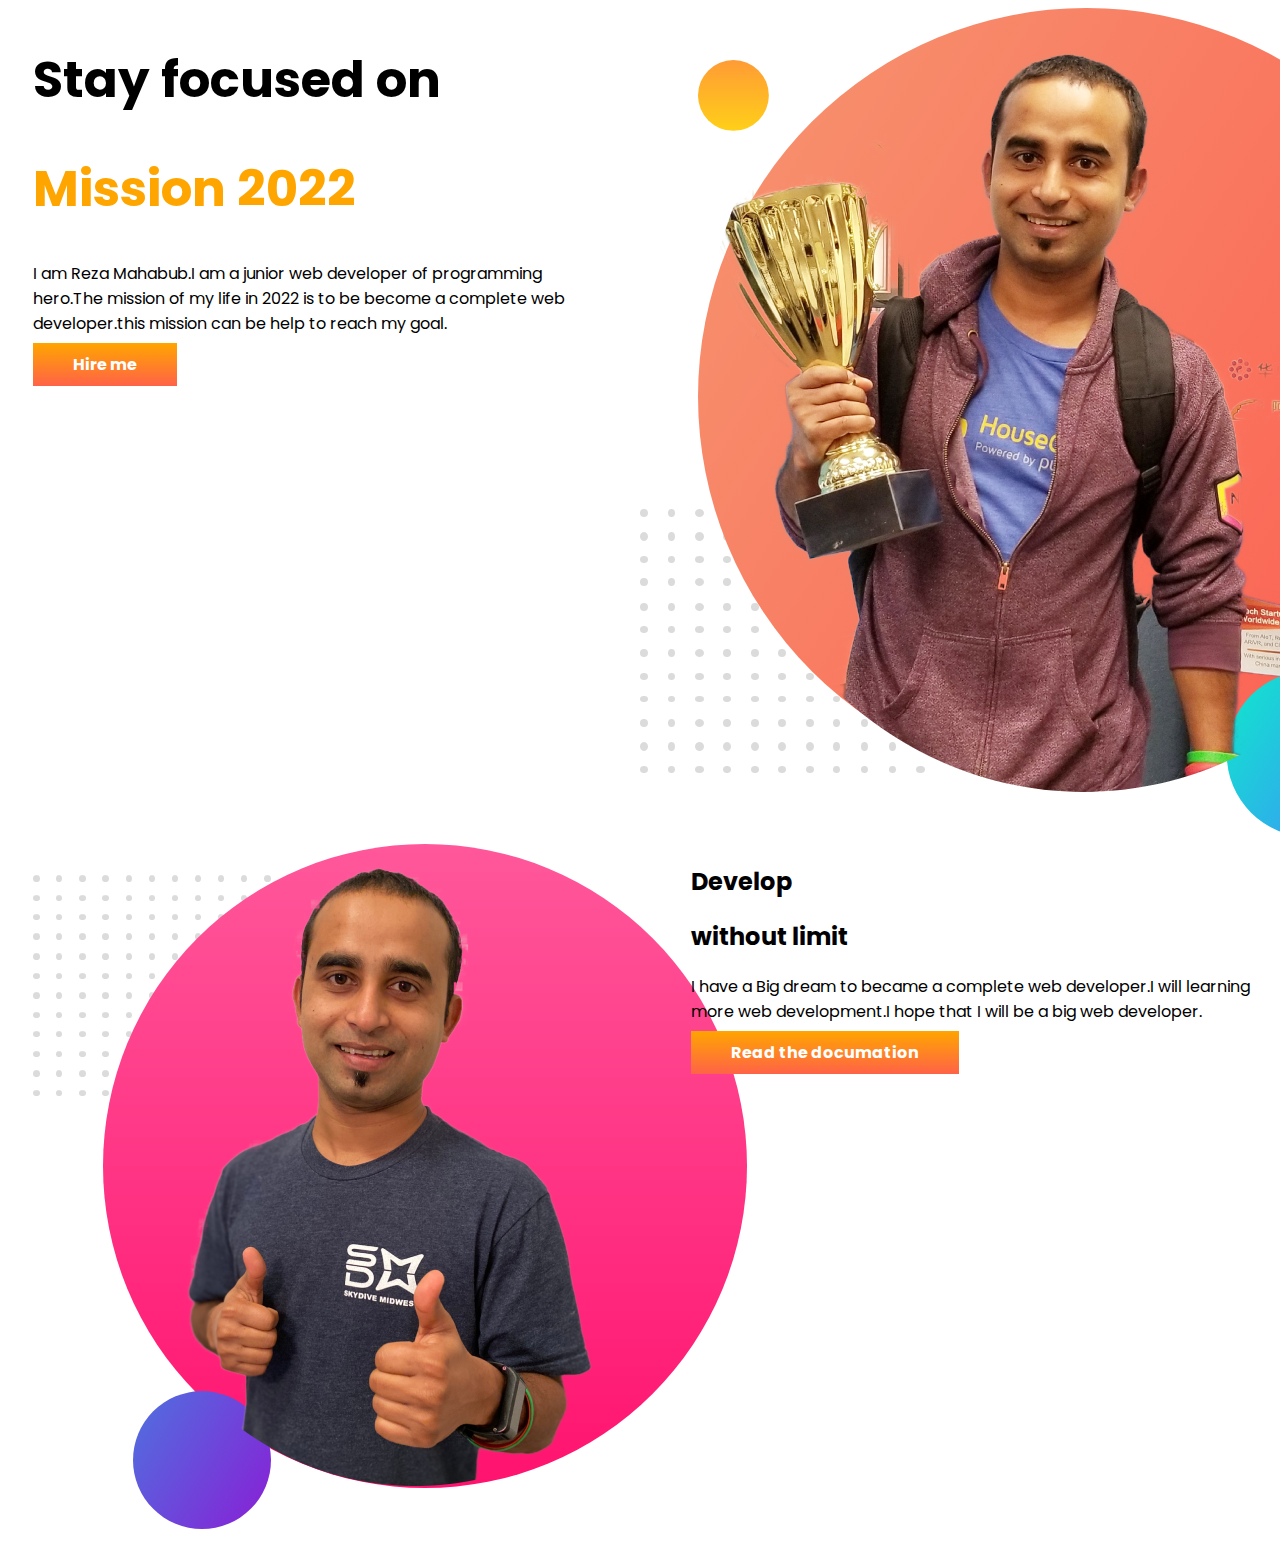
<file: index.html>
<!DOCTYPE html>
<html lang="en">

<head>
    <meta charset="UTF-8">
    <meta http-equiv="X-UA-Compatible" content="IE=edge">
    <meta name="viewport" content="width=device-width, initial-scale=1.0">
    <title>My-mission-2022</title>
    <link rel="preconnect" href="https://fonts.googleapis.com">
    <link rel="preconnect" href="https://fonts.gstatic.com" crossorigin>
    <link href="https://fonts.googleapis.com/css2?family=Poppins:ital@0;1&display=swap" rel="stylesheet">
    <link rel="stylesheet" href="style.css">
</head>

<body>
    <section>
        <div class="half-width">
            <h1>Stay focused on</h1>
            <h1> <span class="orange-color"> Mission 2022</span> </h1>
            <p>I am Reza Mahabub.I am a junior web developer of programming hero.The mission of my life in 2022 is to be
                become
                a complete web developer.this mission can be help to reach my goal.</p>
            <a class="link-button" taget="_blank" href="https://www.programming-hero.com">Hire me</a>
        </div>
        <div class="half-width"><img src="images-png.png"></div>
    </section>
    <section class="developer without limit">

        <div class="half-width"><img src="jhankar2.png">
        </div>

        <div class="half-width">
            <h2>Develop </h2>
            <h2>without limit</h2>
            <p>I have a Big dream to became a complete web developer.I will learning more web development.I hope that I
                will be a big web developer.</p>
            <a class="link-button" taget="_blank" href="https://www.programming-hero.com">Read the documation</a>

        </div>
    </section>
</body>

</html>
</file>
<file: style.css>
body{
    font-family: 'Poppins', sans-serif;
}
h1{
    font-size: 50px;
}
.orange-color{
    color: orange;
}
 section{
     display: flex;
     margin: bottom 150px;
 }
 .half-width{
     width: 50%;
     padding-left: 2%;
 }
 .half-width image{
     width: 100%;
     height: auto ;
 }
 .link-button{
     text-decoration: none;
     background-image: linear-gradient(orange,tomato);
     background-color: orange;
     padding: 10px 40px;
     color: white;
     font-weight: 700;
 }
</file>
